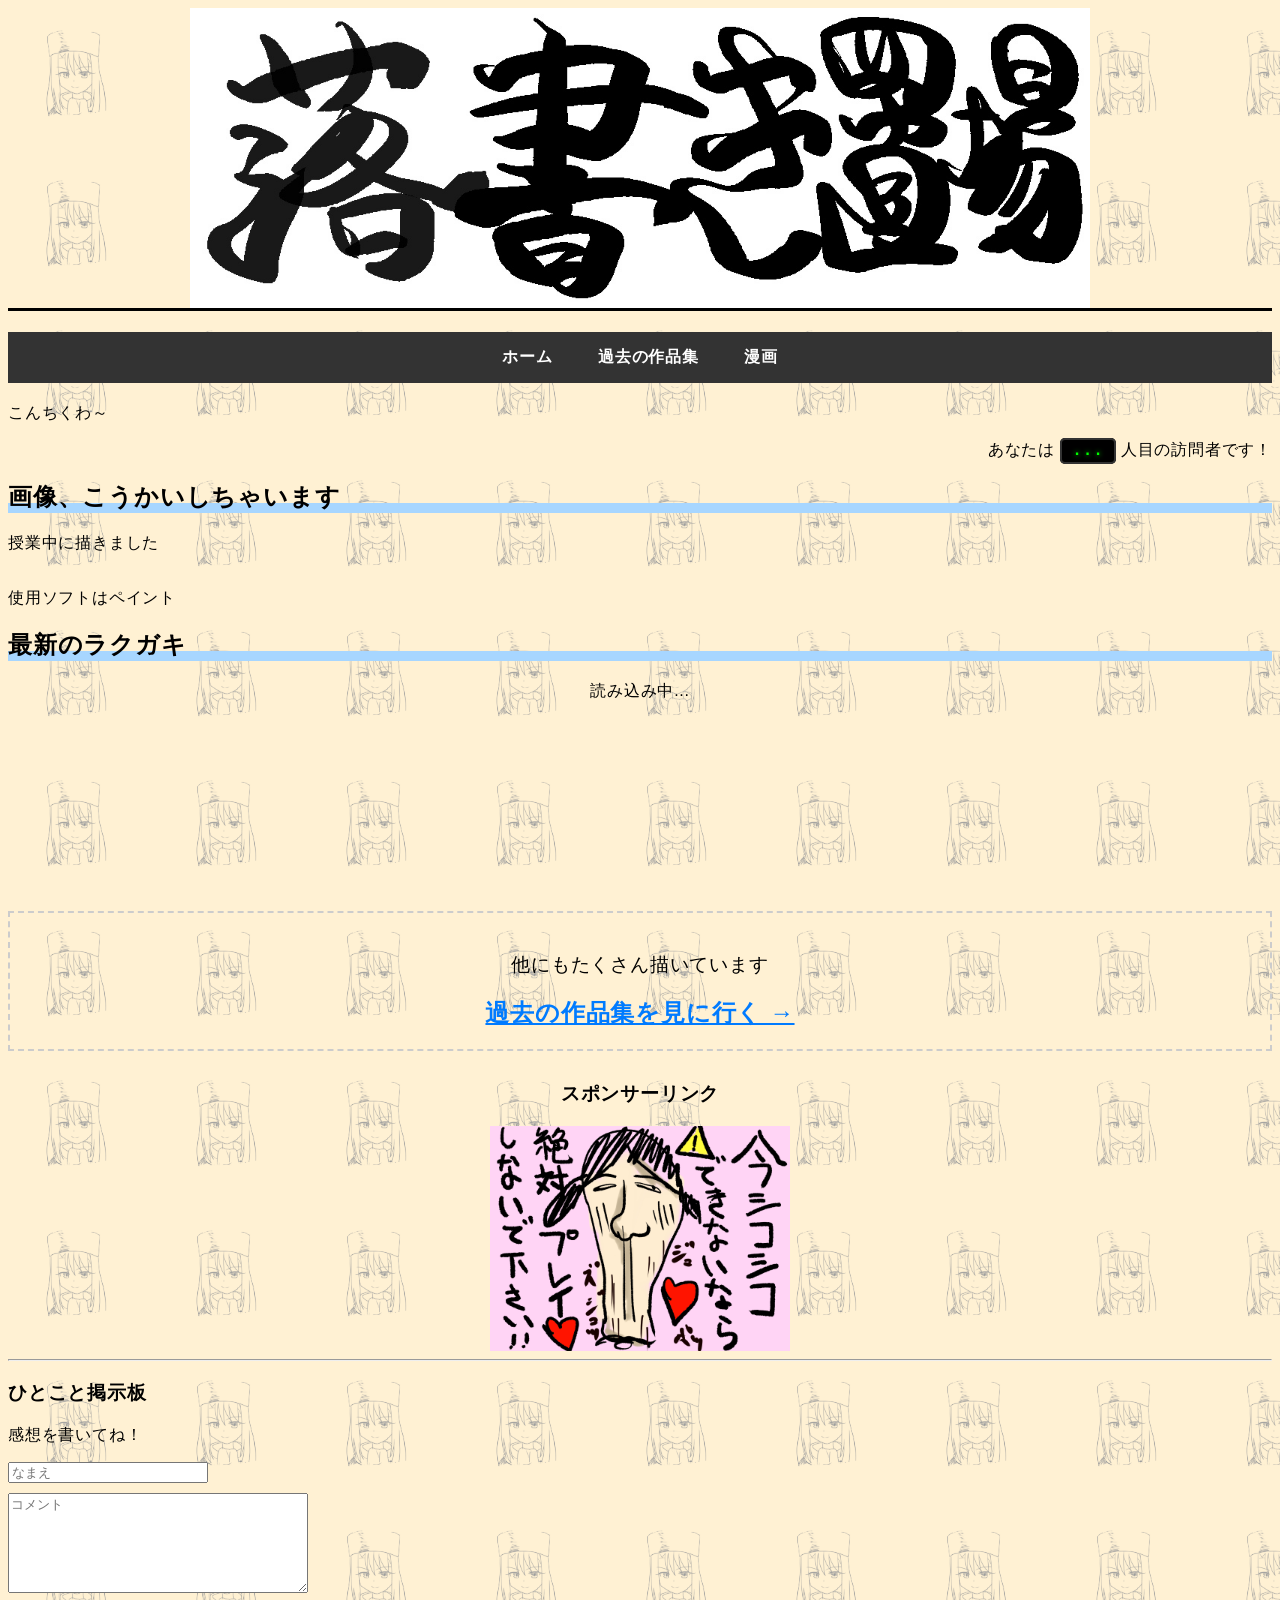
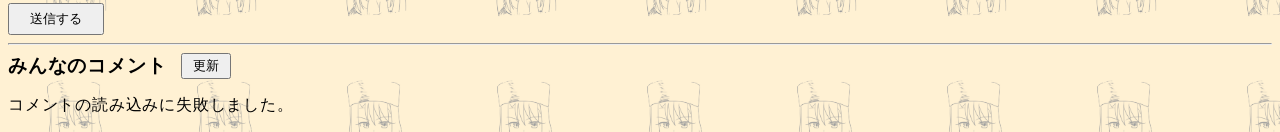
<file: index.html>
<html>
<head>
<link href="style.css" rel="stylesheet" type="text/css">
<title>ラクガキ置き場</title>
</head>

<body>

<div id="imageOverlay" onclick="closeImage()" style="display: none; position: fixed; top: 0; left: 0; width: 100%; height: 100%; background-color: rgba(0,0,0,0.9); z-index: 2000; cursor: zoom-out; justify-content: center; align-items: center;">
  <img id="fullImage" style="max-width: 90%; max-height: 90%; border: 3px solid white;">
</div>
  
<h1 class="logo-container">
  <img src="z/taitoru_logo.JPG" alt="ラクガキ置き場" width="1260">
</h1>

<nav style="background-color: #333; padding: 15px 0; text-align: center; margin-bottom: 20px;">
  <a href="index.html" style="color: white; margin: 0 20px; text-decoration: none; font-weight: bold;">ホーム</a>
  <a href="archive.html" style="color: white; margin: 0 20px; text-decoration: none; font-weight: bold;">過去の作品集</a>
  <a href="manga-list.html" style="color: white; margin: 0 20px; text-decoration: none; font-weight: bold;">漫画</a>
</nav>

こんちくわ～<p>
<p style="text-align: right;">あなたは <strong><span id="accessCount">...</span></strong> 人目の訪問者です！</p>

<h2>画像、こうかいしちゃいます</h2>
授業中に描きました<p>
</br>
使用ソフトはペイント<p>

<div id="latest-section">
  <h2>最新のラクガキ</h2>
  <div id="latest-image-container" style="text-align: center; min-height: 200px;">
    読み込み中...
  </div>
</div>

<script>
  // すでにあるGASのURLを使用
  const gasImageApiUrl = "https://script.google.com/macros/s/AKfycbw-8jJEdKzQCMLz1N-zBu7RDPAsLLbCUVH7jmBSOxijQZxPKmqh1nJNKbUyFs4I0um8/exec";

  async function loadImages() {
    try {
      const response = await fetch(gasImageApiUrl);
      const data = await response.json();

      const container = document.getElementById('latest-image-container');
      
      if (data.latest) {
        // 画像を表示。max-widthとmax-heightでサイズを抑え、onclickで拡大機能を呼ぶ
        container.innerHTML = `
          <div class="art-work" style="display: inline-block; cursor: pointer;" onclick="openImage(this.querySelector('img'))">
            <img src="${data.latest.url}" alt="${data.latest.name}" 
                 style="max-width: 600px; max-height: 400px; width: auto; height: auto; border-radius: 8px; box-shadow: 0 4px 8px rgba(0,0,0,0.2);">
            <p style="margin-top: 10px; font-weight: bold;">${data.latest.name}</p>
          </div>
        `;
      } else {
        container.innerHTML = "<p>画像が見つかりません。</p>";
      }
    } catch (e) {
      console.error("読み込みエラー:", e);
      container.innerHTML = "<p>エラーが発生しました。</p>";
    }
  }

  // ページ読み込み時に実行
  loadImages();
</script>

<div style="margin: 30px 0; padding: 20px; border: 2px dashed #ccc; text-align: center;">
  <p style="font-size: 1.2em;">他にもたくさん描いています</p>
  <a href="archive.html" style="font-size: 1.5em; font-weight: bold; color: #007bff;">過去の作品集を見に行く →</a>
</div>

<div class="art-work" style="text-align: center;">
  <h3>スポンサーリンク</h3>
  <a href="https://duel-2fb14.web.app/" target="_blank">
    <img src="z/imasiko.jpg" alt="MAHO_FERA" class="zoom-img" width="300">
  </a>
</div>
<hr>

<div class="art-work">
  <h3>ひとこと掲示板</h3>
  <p>感想を書いてね！</p>
  <input type="text" id="userName" placeholder="なまえ" style="width: 200px;"><br>
  <textarea id="userComment" placeholder="コメント" style="width: 300px; height: 100px; margin-top: 10px;"></textarea><br>
  <button type="button" onclick="sendData()" style="margin-top: 10px; padding: 5px 20px;">送信する</button>
</div>

<hr>

<div style="display: flex; align-items: center; gap: 15px;">
  <h3 style="margin: 0;">みんなのコメント</h3>
  <button type="button" onclick="loadComments()" style="padding: 2px 10px; cursor: pointer;">更新</button>
</div>

<div id="commentList" style="margin-top: 15px;">読み込み中...</div>

<script>
// 【重要】新しいデプロイで発行された最新のURL（末尾が /exec のもの）を貼り付けてください
const gasUrl = "https://script.google.com/macros/s/AKfycbwb9UFHfEIBzC-mKJfAqb1VE0teqc9hgMhiV7f4JMDFgIJnHZzMqowDpjF9iEBqR3_A/exec";


function openImage(imgElement) {
  const overlay = document.getElementById("imageOverlay");
  const fullImg = document.getElementById("fullImage");
  
  fullImg.src = imgElement.src; // クリックした画像のURLをコピー
  overlay.style.display = "flex"; // 隠していた枠を表示する
}

// 閉じるときの関数
function closeImage() {
  document.getElementById("imageOverlay").style.display = "none";
}



window.onload = function() {
  loadComments();
};

// 1. データを送信する関数
async function sendData() {
  const name = document.getElementById("userName").value;
  const comment = document.getElementById("userComment").value;

  if (!name || !comment) {
    alert("なまえとコメントを入力してね！");
    return;
  }

  const data = { name: name, comment: comment };

  try {
    await fetch(gasUrl, {
      method: "POST",
      mode: "no-cors", 
      headers: { "Content-Type": "application/json" },
      body: JSON.stringify(data)
    });
    
    alert("送信しました！");
    location.reload(); 
    
  } catch (error) {
    console.error("エラー:", error);
    alert("通信に失敗しました。");
  }
}

// 2. データを読み込んで表示する関数
async function loadComments() {
  const listContainer = document.getElementById("commentList");
  const countDisplay = document.getElementById("accessCount"); 
  
  listContainer.innerHTML = "読み込み中..."; 

  try {
    const response = await fetch(gasUrl);
    const result = await response.json();

    if (result.counter !== undefined) {
      countDisplay.innerText = result.counter;
    }

    listContainer.innerHTML = ""; 

    if (!result.comments || result.comments.length === 0) {
      listContainer.innerHTML = "<p>まだコメントはありません。</p>";
      return;
    }

    function escapeHtml(str) {
      // コメントが数字（37564など）の場合でも文字列に変換して処理するように修正
      const stringStr = String(str || "");
      return stringStr.replace(/[&<>"']/g, function(m) {
        return { '&': '&amp;', '<': '&lt;', '>': '&gt;', '"': '&quot;', "'": '&#39;' }[m];
      });
    }

    result.comments.forEach(item => {
      const div = document.createElement("div");
      div.className = "art-work";
      div.style.display = "block";
      div.style.marginBottom = "10px";
      
      const date = new Date(item.date).toLocaleString();
      const safeName = escapeHtml(item.name);
      const safeComment = escapeHtml(item.comment);
      
      div.innerHTML = `
        <p style="font-size: 0.8em; color: #666;">${date} - <strong>${safeName}</strong> さん</p>
        <p>${safeComment.replace(/\n/g, '<br>')}</p>
      `;
      listContainer.appendChild(div);
    });
  } catch (error) {
    console.error("読み込みエラー:", error);
    listContainer.innerHTML = "<p>コメントの読み込みに失敗しました。</p>";
  }
}
</script>

</body>
</html>
</file>
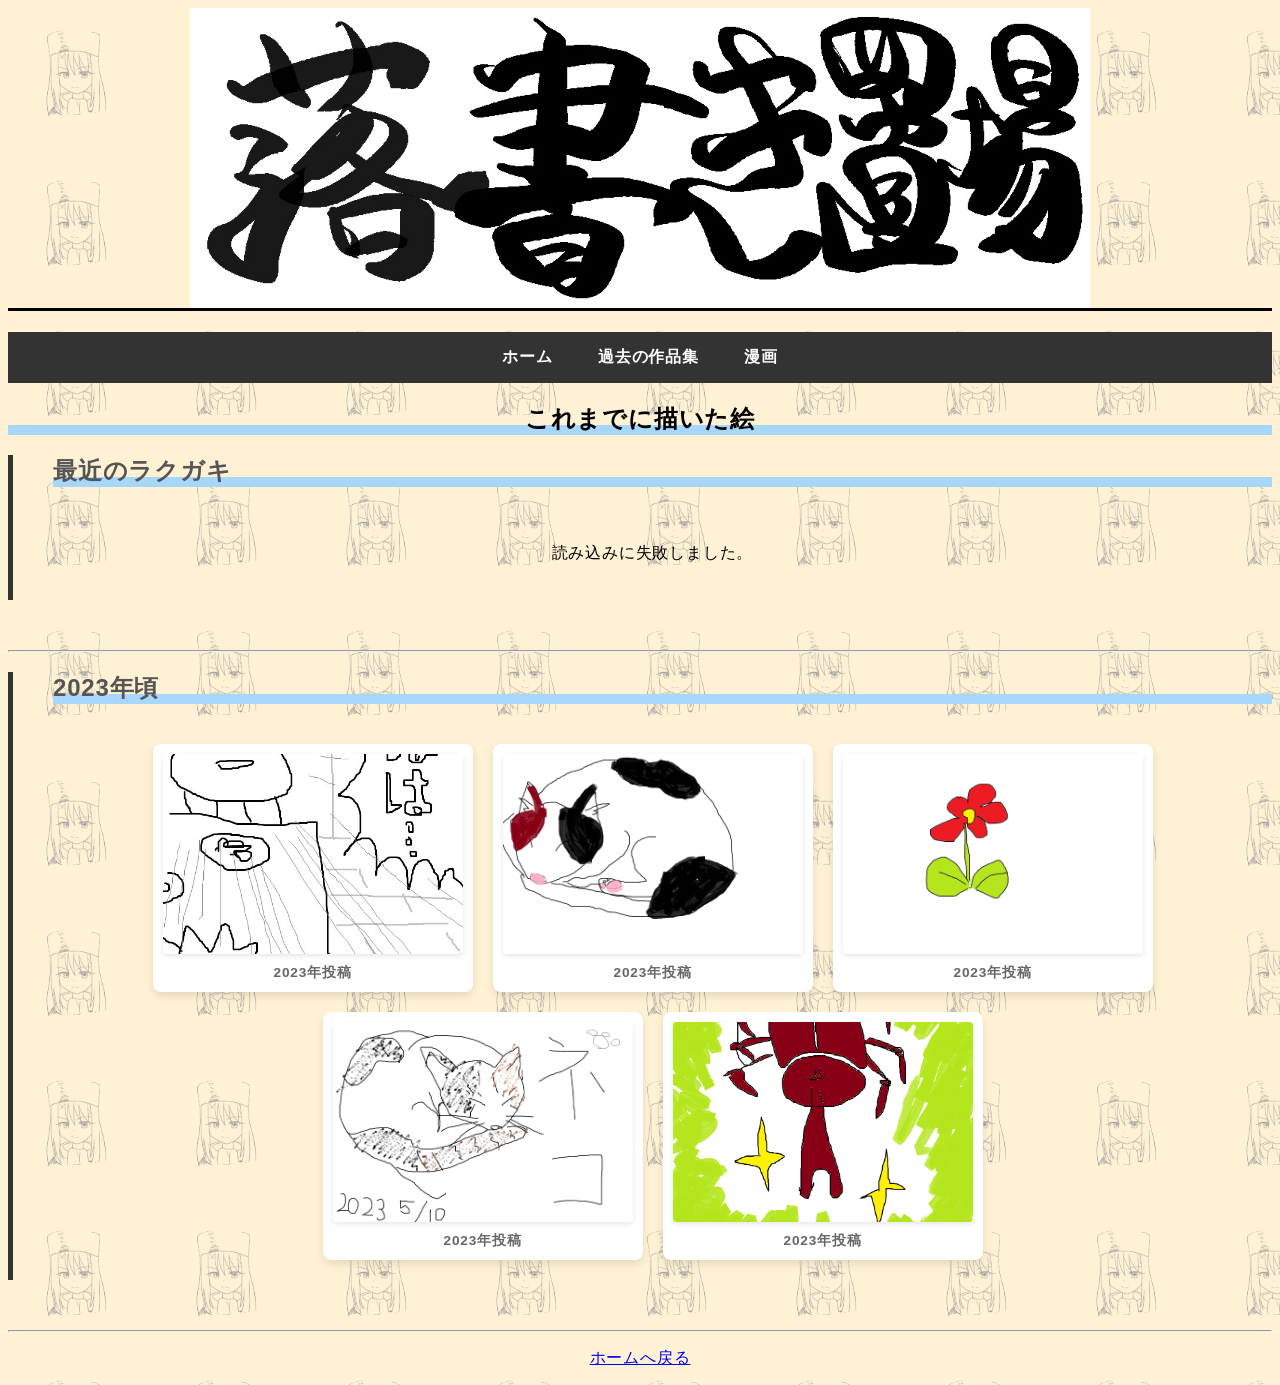
<file: archive.html>
<html>
<head>
<link href="style.css" rel="stylesheet" type="text/css">
<title>過去の作品 - ラクガキ置き場</title>
<style>
  /* ギャラリーを綺麗に整列させるためのスタイル */
  .image-grid {
    display: flex;
    flex-wrap: wrap; 
    gap: 20px;       
    justify-content: center; 
    padding: 20px;
  }

  .image-grid .art-card {
    width: 300px;
    background: white;
    padding: 10px;
    border-radius: 8px;
    box-shadow: 0 4px 8px rgba(0,0,0,0.1);
    text-align: center;
  }

  .image-grid img {
    width: 100%;
    height: 200px;   
    object-fit: cover; 
    border-radius: 4px;
    transition: transform 0.3s ease;
  }

  .image-grid img:hover {
    transform: scale(1.05);
  }

  /* 投稿日ラベルのスタイル */
  .date-label {
    margin-top: 10px;
    font-size: 0.85em;
    color: #666;
    display: block;
    font-weight: bold;
  }

  @media (max-width: 600px) {
    .image-grid .art-card {
      width: 45%; 
    }
    .image-grid img {
      height: 150px;
    }
  }
</style>
</head>

<body>

<div id="imageOverlay" onclick="closeImage()" style="display: none; position: fixed; top: 0; left: 0; width: 100%; height: 100%; background-color: rgba(0,0,0,0.9); z-index: 2000; cursor: zoom-out; justify-content: center; align-items: center;">
  <img id="fullImage" style="max-width: 90%; max-height: 90%; border: 3px solid white;">
</div>

<h1 class="logo-container">
  <img src="z/taitoru_logo.JPG" alt="ラクガキ置き場" width="1260">
</h1>

<nav style="background-color: #333; padding: 15px 0; text-align: center; margin-bottom: 20px;">
  <a href="index.html" style="color: white; margin: 0 20px; text-decoration: none; font-weight: bold;">ホーム</a>
  <a href="archive.html" style="color: white; margin: 0 20px; text-decoration: none; font-weight: bold;">過去の作品集</a>
  <a href="manga-list.html" style="color: white; margin: 0 20px; text-decoration: none; font-weight: bold;">漫画</a>
</nav>

<h2 style="text-align: center;">これまでに描いた絵</h2>

<div class="archive-section">
  <h2 class="date-title" style="margin-left: 20px;">最近のラクガキ</h2>
  <div id="auto-archive-grid" class="image-grid">
    <p>読み込み中...</p>
  </div>
</div>

<hr>

<div class="archive-section">
  <h2 class="date-title" style="margin-left: 20px;">2023年頃</h2>
  <div class="image-grid">
    <div class="art-card">
      <img src="z/messageImage_1713147487318.jpg" alt="art" onclick="openImage(this)" style="cursor: zoom-in;">
      <span class="date-label">2023年投稿</span>
    </div>
    <div class="art-card">
      <img src="z/nekonekonejkonejko.png" alt="art" onclick="openImage(this)" style="cursor: zoom-in;">
      <span class="date-label">2023年投稿</span>
    </div>
    <div class="art-card">
      <img src="z/ssdfghjbg.png" alt="art" onclick="openImage(this)" style="cursor: zoom-in;">
      <span class="date-label">2023年投稿</span>
    </div>
    <div class="art-card">
      <img src="z/ｷﾞｬﾗｸﾃｶスーパーネッコ.png" alt="art" onclick="openImage(this)" style="cursor: zoom-in;">
      <span class="date-label">2023年投稿</span>
    </div>
    <div class="art-card">
      <img src="z/スーパーオメガカブトムシZ.png" alt="art" onclick="openImage(this)" style="cursor: zoom-in;">
      <span class="date-label">2023年投稿</span>
    </div>
  </div>
</div>

<hr>
<p style="text-align: center;"><a href="index.html">ホームへ戻る</a></p>

<script>
const gasImageApiUrl = "https://script.google.com/macros/s/AKfycbzTwWU4J7GvFgMLpWgFYcPpR_TFxHrxXIeb29gw8ZUkHGKVAEH_eDVhHixKoGAVKmlv/exec";

async function loadArchiveImages() {
  const grid = document.getElementById('auto-archive-grid');
  try {
    const response = await fetch(gasImageApiUrl);
    const data = await response.json();

    if (data.archive && data.archive.length > 0) {
      grid.innerHTML = data.archive.map(item => {
        // GASから送られてきた数値を日付形式に変換
        const timestamp = item.date || item.updated;
        const dateStr = timestamp ? new Date(timestamp).toLocaleDateString() : "日付不明";
        
        return `
          <div class="art-card">
            <img src="${item.url}" alt="art" onclick="openImage(this)" style="cursor: zoom-in;">
            <span class="date-label">${dateStr} 更新</span>
          </div>
        `;
      }).join('');
    } else {
      grid.innerHTML = "<p>過去の自動更新画像はありません。</p>";
    }
  } catch (e) {
    console.error("読み込みエラー:", e);
    grid.innerHTML = "<p>読み込みに失敗しました。</p>";
  }
}



function openImage(imgElement) {
  const overlay = document.getElementById("imageOverlay");
  const fullImg = document.getElementById("fullImage");
  fullImg.src = imgElement.src;
  overlay.style.display = "flex";
}

function closeImage() {
  document.getElementById("imageOverlay").style.display = "none";
}

window.onload = loadArchiveImages;
</script>

</body>
</html>
</file>
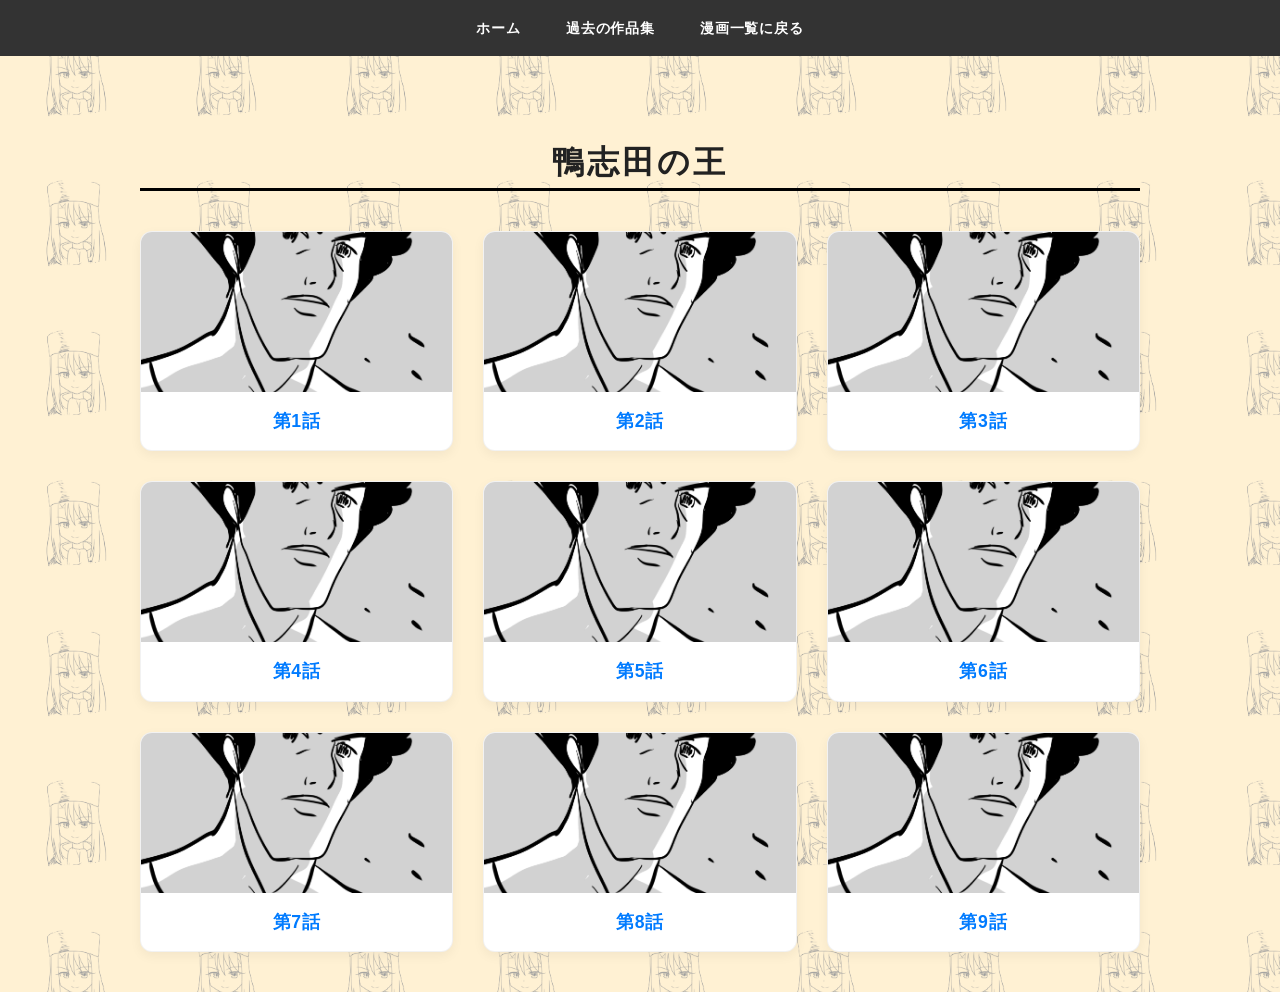
<file: kamoshida-episodes.html>
<!DOCTYPE html>
<html lang="ja">
<head>
  <meta charset="UTF-8">
  <meta name="viewport" content="width=device-width, initial-scale=1.0">
  <title>鴨志田の王 エピソード一覧 - らくがき置き場</title>
  <link href="style.css" rel="stylesheet" type="text/css">
  <style>
    :root {
      --primary-color: #007bff;
      --card-bg: #ffffff;
      --text-main: #333;
    }

    body { 
      font-family: 'Helvetica Neue', Arial, "Hiragino Kaku Gothic ProN", "Hiragino Sans", sans-serif; 
      line-height: 1.6; 
      margin: 0; 
      padding: 0; 
      /* 背景色や画像はstyle.cssから引き継ぎます */
      color: var(--text-main); 
    }

    .container { max-width: 1000px; margin: 0 auto; padding: 40px 20px; }
    h1 { text-align: center; color: #222; margin-bottom: 40px; font-size: 2rem; letter-spacing: 0.1em; }
    
    .episode-grid { 
      display: grid; 
      grid-template-columns: repeat(auto-fill, minmax(240px, 1fr)); 
      gap: 30px; 
    }

    .episode-card {
      background: var(--card-bg);
      border-radius: 12px;
      overflow: hidden;
      box-shadow: 0 4px 12px rgba(0,0,0,0.05);
      text-decoration: none;
      color: inherit;
      transition: all 0.3s ease;
      text-align: center;
      display: flex;
      flex-direction: column;
      border: 1px solid rgba(0,0,0,0.05);
    }

    .episode-card:hover { 
      transform: translateY(-8px); 
      box-shadow: 0 12px 24px rgba(0,0,0,0.12); 
      border-color: var(--primary-color);
    }

    .episode-thumb-container {
      width: 100%;
      height: 160px; 
      overflow: hidden;
    }

    .episode-thumb { 
      width: 100%; 
      height: 100%; 
      object-fit: cover; 
      background-color: #ddd; 
      transition: transform 0.5s ease;
    }

    .episode-card:hover .episode-thumb {
      transform: scale(1.05);
    }

    .episode-title { 
      padding: 15px; 
      font-weight: bold; 
      color: var(--primary-color); 
      font-size: 1.1em;
    }

    /* ナビゲーションバーを他のページと統一 */
    nav { background-color: #333; padding: 15px 0; text-align: center; margin-bottom: 20px; }
    nav a { 
      color: white; 
      margin: 0 20px; 
      text-decoration: none; 
      font-weight: bold;
      font-size: 14px;
    }

    @media (max-width: 500px) {
      .episode-grid { 
        grid-template-columns: repeat(auto-fill, minmax(140px, 1fr)); 
        gap: 15px; 
      }
      .episode-thumb-container { height: 100px; }
      .episode-title { padding: 10px; font-size: 0.9em; }
    }
  </style>
</head>
<body>

<nav>
  <a href="index.html">ホーム</a>
  <a href="archive.html">過去の作品集</a>
  <a href="manga-list.html">漫画一覧に戻る</a>
</nav>

<div class="container">
  <h1>鴨志田の王</h1>
  
  <div class="episode-grid">
    <a href="manga.html" class="episode-card">
      <div class="episode-thumb-container">
        <img src="z/manga/cover01.jpg" alt="第1話" class="episode-thumb">
      </div>
      <div class="episode-title">第1話</div>
    </a>
    
    <a href="kamoshida_2.html" class="episode-card">
      <div class="episode-thumb-container">
        <img src="z/manga/cover01.jpg" alt="第2話" class="episode-thumb">
      </div>
      <div class="episode-title">第2話</div>
    </a>
    
    <a href="kamoshida_3.html" class="episode-card">
      <div class="episode-thumb-container">
        <img src="z/manga/cover01.jpg" alt="第3話" class="episode-thumb">
      </div>
      <div class="episode-title">第3話</div>
    </a>
    
    <a href="kamoshida_4.html" class="episode-card">
      <div class="episode-thumb-container">
        <img src="z/manga/cover01.jpg" alt="第4話" class="episode-thumb">
      </div>
      <div class="episode-title">第4話</div>
    </a>
    
    <a href="kamoshida_5.html" class="episode-card">
      <div class="episode-thumb-container">
        <img src="z/manga/cover01.jpg" alt="第5話" class="episode-thumb">
      </div>
      <div class="episode-title">第5話</div>
    </a>
    
    <a href="kamoshida_6.html" class="episode-card">
      <div class="episode-thumb-container">
        <img src="z/manga/cover01.jpg" alt="第6話" class="episode-thumb">
      </div>
      <div class="episode-title">第6話</div>
    </a>

    <a href="kamoshida_7.html" class="episode-card">
      <div class="episode-thumb-container">
        <img src="z/manga/cover01.jpg" alt="第7話" class="episode-thumb">
      </div>
      <div class="episode-title">第7話</div>
    </a>

    <a href="kamoshida_8.html" class="episode-card">
      <div class="episode-thumb-container">
        <img src="z/manga/cover01.jpg" alt="第8話" class="episode-thumb">
      </div>
      <div class="episode-title">第8話</div>
    </a>

    <a href="kamoshida_9.html" class="episode-card">
      <div class="episode-thumb-container">
        <img src="z/manga/cover01.jpg" alt="第9話" class="episode-thumb">
      </div>
      <div class="episode-title">第9話</div>
    </a>
  </div>
</div>

</body>
</html>
</file>
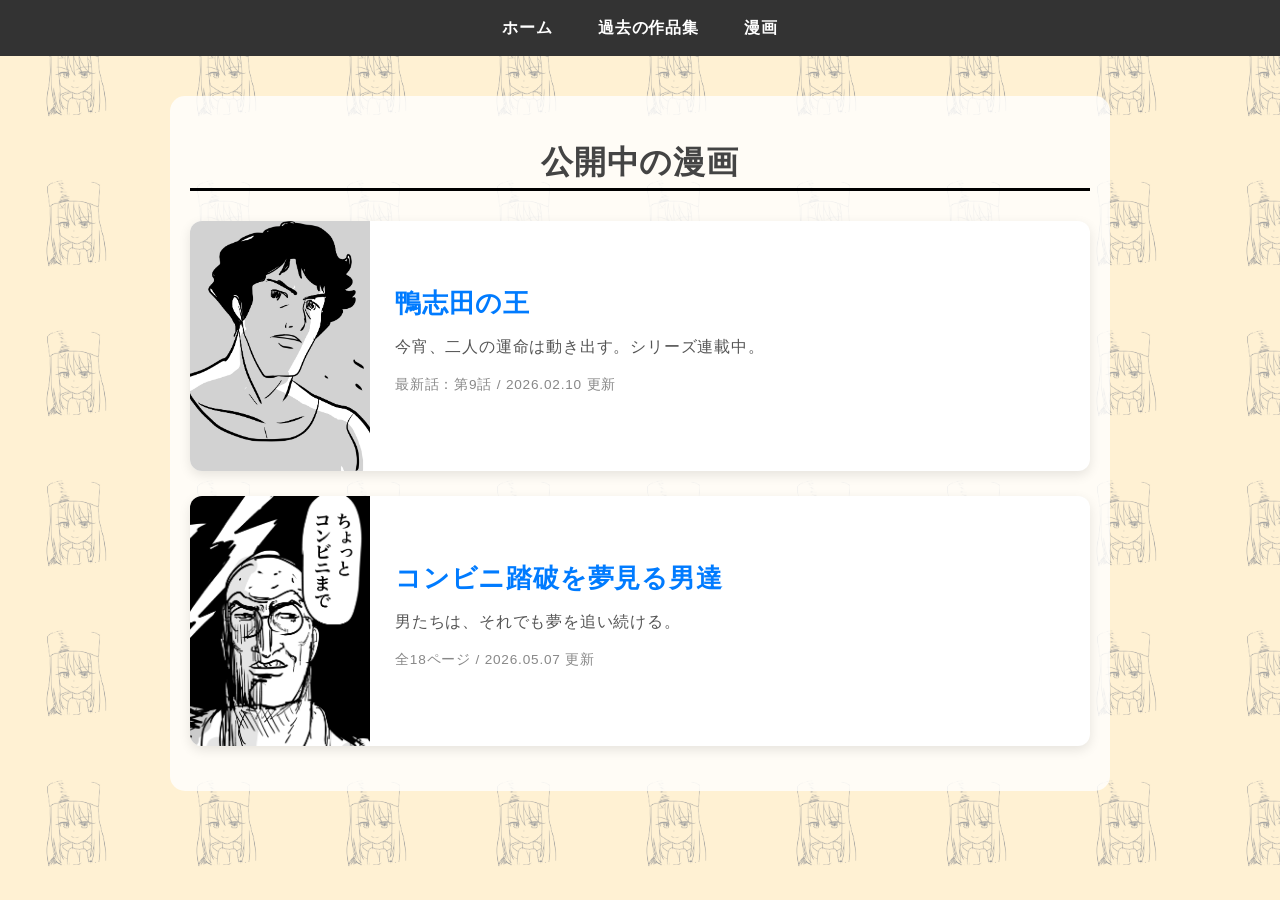
<file: manga-list.html>
<!DOCTYPE html>
<html lang="ja">
<head>
  <meta charset="UTF-8">
  <meta name="viewport" content="width=device-width, initial-scale=1.0">
  <title>漫画一覧 - らくがき置き場</title>
  <link href="style.css" rel="stylesheet" type="text/css">
  <style>
    body { 
      font-family: 'Helvetica Neue', Arial, sans-serif; 
      line-height: 1.6; 
      margin: 0; 
      padding: 0;
      color: #333; 
    }
    
    .container { 
      max-width: 900px; 
      margin: 40px auto; 
      padding: 20px;
      background: rgba(255, 255, 255, 0.8);
      border-radius: 15px;
      /* コンテナ内の文字を基本的に左寄せにする */
      text-align: left !important;
    }

    h1 { 
      text-align: center; /* タイトルだけは中央 */
      color: #444; 
      margin-bottom: 30px; 
    }

    .manga-card {
      display: flex !important;
      background: white;
      margin-bottom: 25px;
      border-radius: 12px;
      overflow: hidden;
      box-shadow: 0 4px 12px rgba(0,0,0,0.1);
      transition: transform 0.3s ease;
      text-decoration: none;
      color: inherit;
      /* カード内の要素を強制的に左寄せ */
      text-align: left !important;
      justify-content: flex-start !important;
    }

    .manga-card:hover { transform: translateY(-5px); box-shadow: 0 6px 18px rgba(0,0,0,0.15); }

    .manga-cover {
      width: 180px;
      height: 250px;
      object-fit: cover;
      flex-shrink: 0;
      display: block !important;
      /* 外部CSSによる中央寄せ(margin: auto)を打ち消す */
      margin: 0 !important;
    }

    .manga-details {
      padding: 25px;
      display: flex;
      flex-direction: column;
      justify-content: center;
      /* 文字を左寄せ */
      align-items: flex-start !important;
      text-align: left !important;
    }

    .manga-title { 
      font-size: 1.6em; 
      font-weight: bold; 
      margin: 0 0 10px 0; 
      color: #007bff; 
      text-align: left !important;
    }

    .manga-desc { 
      font-size: 1em; 
      color: #555; 
      margin: 0; 
      text-align: left !important;
    }

    .manga-meta { 
      margin-top: 15px; 
      font-size: 0.85em; 
      color: #888; 
    }

    @media (max-width: 600px) {
      .manga-card { flex-direction: column; }
      .manga-cover { width: 100%; height: 280px; }
      .container { margin: 20px 10px; }
    }
  </style>
</head>
<body>

<nav style="background-color: #333; padding: 15px 0; text-align: center;">
  <a href="index.html" style="color: white; margin: 0 20px; text-decoration: none; font-weight: bold;">ホーム</a>
  <a href="archive.html" style="color: white; margin: 0 20px; text-decoration: none; font-weight: bold;">過去の作品集</a>
  <a href="manga-list.html" style="color: white; margin: 0 20px; text-decoration: none; font-weight: bold;">漫画</a>
</nav>

<div class="container">
  <h1>公開中の漫画</h1>

  <a href="kamoshida-episodes.html" class="manga-card">
    <img src="z/manga/cover01.jpg" alt="鴨志田の王" class="manga-cover">
    <div class="manga-details">
      <p class="manga-title">鴨志田の王</p>
      <p class="manga-desc">今宵、二人の運命は動き出す。シリーズ連載中。</p>
      <p class="manga-meta">最新話：第9話 / 2026.02.10 更新</p>
    </div>
  </a>

  <a href="konbini.html" class="manga-card">
    <img src="z/manga/konbini/cover02.jpg" alt="作品2" class="manga-cover">
    <div class="manga-details">
      <p class="manga-title">コンビニ踏破を夢見る男達</p>
      <p class="manga-desc">男たちは、それでも夢を追い続ける。</p>
      <p class="manga-meta">全18ページ / 2026.05.07 更新</p>
    </div>
  </a>
</div>

</body>
</html>
</file>
<file: style.css>
body {
  /* 自分で描いた背景用画像の名前を入れます */
  background-image: url("z/iliya.png"); 

  /* 画像を繰り返して表示する（タイル状） */
  background-repeat: repeat;

  /* 画像の大きさを調整（例：幅50pxに縮小して並べる） */
  background-size: 150px auto; 

  /* 元の背景色も設定しておくと、読み込み中も安心です */
  background-color: #ffdab9; 
}
h1 {
  border-bottom: solid 3px black;
}
h2 {
  background: linear-gradient(transparent 70%,#a7d6ff 70%);
  }
  
  .logo {
  font-family: "MS UI Gothic", sans-serif;
  font-size: 48px;
  color: #ff69b4;
  text-shadow: 2px 2px 0px #000;
  display: inline-block;
  padding: 10px;
  border: 3px double #000;
  transform: rotate(-2deg);
  background-color: #fff;
  margin-bottom: 20px;
}

/* ロゴ画像を親要素の幅いっぱいに広げる設定 */
.logo-container img {
  width: 100%;       /* 親要素の幅に合わせる */
  max-width: 900px;  /* 大きくなりすぎないように上限を決める */
  height: auto;      /* 比率を保ったまま拡大する */
  display: block;
  margin: 0 auto;    /* 真ん中に配置する */
}

img {
  display: block;      /* ブロック要素にする（中央揃えを有効にするため） */
  margin-left: auto;   /* 左側の余白を自動調整 */
  margin-right: auto;  /* 右側の余白を自動調整 */
  max-width: 100%;     /* 画面からはみ出さないようにする */
  height: auto;
}

/* 掲示板のコメント一覧だけを左揃えに戻す設定 */
#commentList {
  text-align: left;
}

/* コメント内の各枠（art-work）も念のため左揃えを徹底 */
#commentList .art-work {
  text-align: left;
  margin-left: 0;
  margin-right: auto;
}

#accessCount {
  background-color: #000;      /* 黒背景 */
  color: #0f0;                 /* 黄緑色のネオンカラー */
  font-family: 'Courier New', Courier, monospace; /* 等幅フォント */
  padding: 2px 10px;
  border: 2px solid #333;
  border-radius: 5px;          /* 角を少し丸める */
  text-shadow: 0 0 5px #0f0;   /* 文字を光らせる */
  font-weight: bold;
}

.zoom-img {
  transition: transform 0.3s ease;
}
.zoom-img:hover {
  transform: scale(1.1);
}

/* コメント一覧のエリアにはみ出し防止の設定を追加 */
#commentList .art-work {
  word-wrap: break-word;     /* 長い単語を途中で改行させる */
  overflow-wrap: break-word; /* 同上（新しいブラウザ用） */
  max-width: 100%;           /* 親要素の幅を超えないようにする */
  box-sizing: border-box;    /* 余白を含めたサイズ計算にする */
}

/* 年代ごとのセクションの余白 */
.archive-section {
  margin-bottom: 50px;
  border-left: 5px solid #333; /* 左側に線を引いて区切りを強調 */
  padding-left: 20px;
}

/* 日付の見出しのデザイン */
.date-title {
  font-size: 1.5em;
  color: #555;
  margin-bottom: 20px;
  text-align: left; /* 見出しは左揃えがおすすめ */
}

/* 画像をタイル状に並べる設定 */
.image-grid {
  display: flex;
  flex-wrap: wrap; /* 幅がいっぱいになったら折り返す */
  gap: 15px;      /* 画像同士の隙間 */
  justify-content: flex-start;
}

/* グリッド内の画像サイズ調整 */
.image-grid img {
  width: calc(33.33% - 10px); /* 3列に並べる（スマホでは100%にするのがおすすめ） */
  min-width: 250px;           /* 小さくなりすぎないように */
  height: auto;
  object-fit: cover;          /* 画像の比率を保ちつつ枠を埋める */
  border-radius: 5px;
  box-shadow: 0 2px 5px rgba(0,0,0,0.1);
}

body {
  font-family: "Helvetica Neue", Arial, "Hiragino Kaku Gothic ProN", "Hiragino Sans", "Meiryo", sans-serif;
  letter-spacing: 0.05em; /* 文字の間隔をわずかに広げると読みやすくなります */
}
</file>
